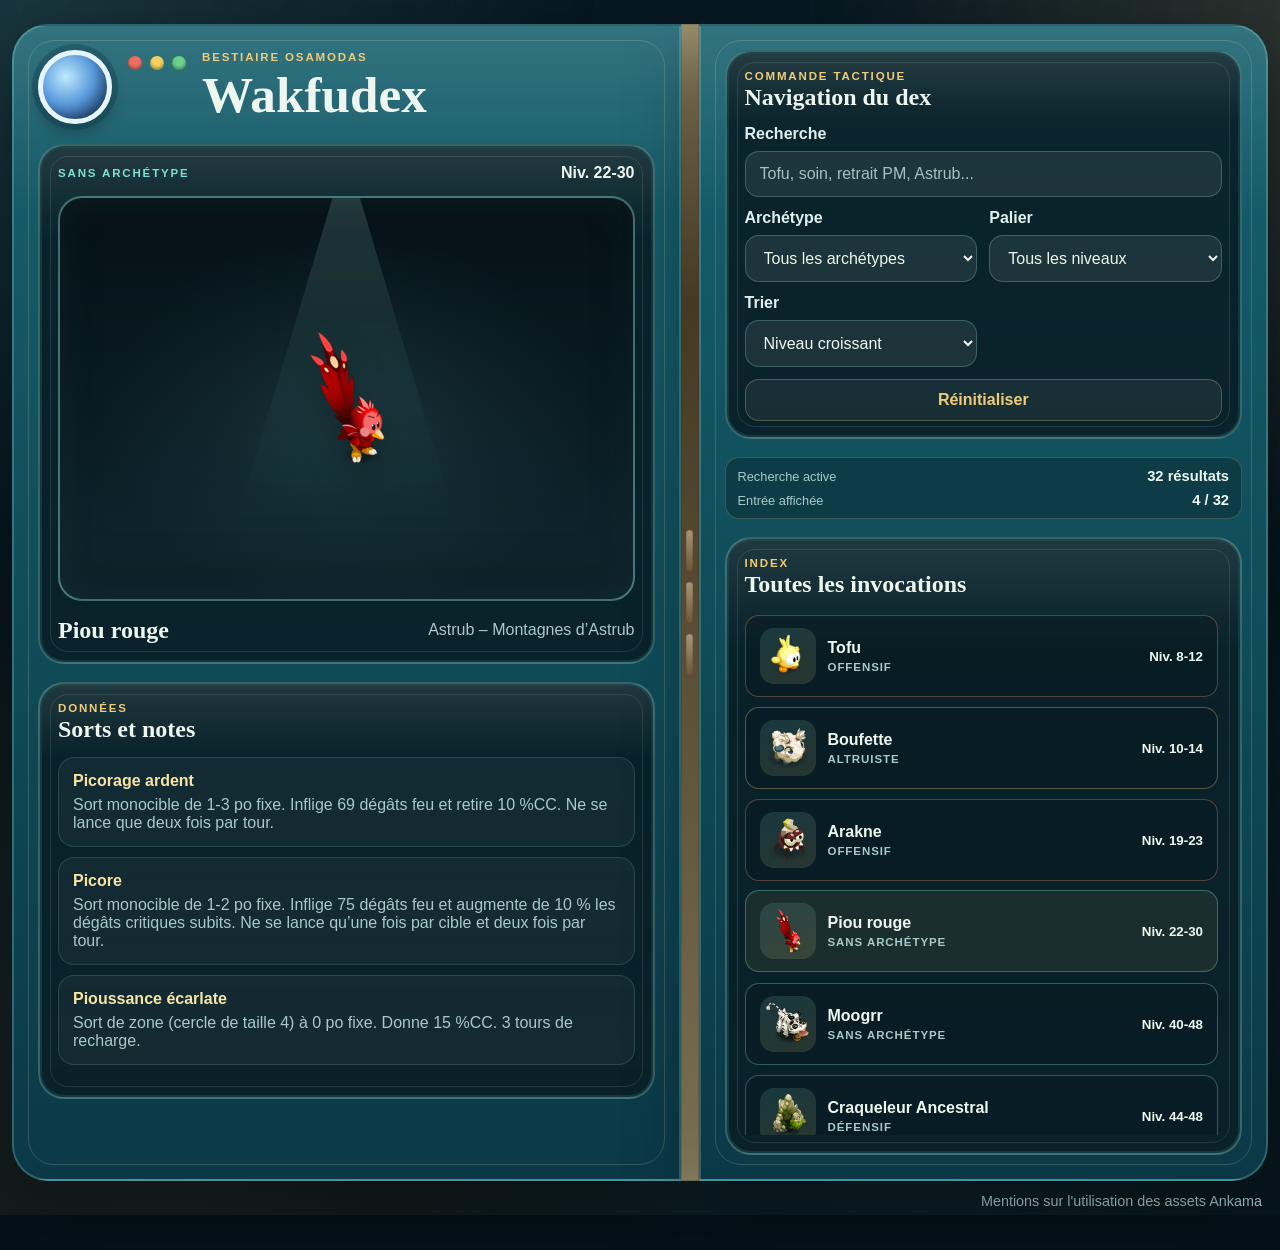
<file: index.html>
<!DOCTYPE html>
<html lang="fr">
<head>
  <meta charset="UTF-8">
  <meta name="viewport" content="width=device-width, initial-scale=1.0">
  <title>Wakfudex - Bestiaire Osamodas Wakfu (Invocations, sorts, archétypes)</title>
  <meta name="description" content="Wakfudex est un bestiaire Osamodas pour Wakfu: invocations capturables, sorts, archétypes, niveaux et filtres de recherche. Projet fan non commercial.">
  <meta name="robots" content="index, follow, max-image-preview:large">
  <meta name="theme-color" content="#0b3846">
  <link rel="canonical" href="https://wakfudex.netlify.app/">

  <meta property="og:type" content="website">
  <meta property="og:locale" content="fr_FR">
  <meta property="og:site_name" content="Wakfudex">
  <meta property="og:title" content="Wakfudex - Bestiaire Osamodas Wakfu">
  <meta property="og:description" content="Invocations Osamodas, sorts, archétypes et niveaux dans une interface dédiée Wakfu.">
  <meta property="og:url" content="https://wakfudex.netlify.app/">

  <meta name="twitter:card" content="summary">
  <meta name="twitter:title" content="Wakfudex - Bestiaire Osamodas Wakfu">
  <meta name="twitter:description" content="Invocations, sorts, archétypes et niveaux Osamodas dans Wakfu.">
  <link rel="icon" type="image/png" href="./assets/icons/w_favicon.png">
  <link rel="stylesheet" href="./styles.css">
  <script type="application/ld+json">
    {
      "@context": "https://schema.org",
      "@type": "CollectionPage",
      "name": "Wakfudex - Bestiaire Osamodas Wakfu",
      "description": "Bestiaire des invocations Osamodas: sorts, niveaux et archétypes.",
      "inLanguage": "fr",
      "url": "https://wakfudex.netlify.app/",
      "isPartOf": {
        "@type": "WebSite",
        "name": "Wakfudex",
        "url": "https://wakfudex.netlify.app/"
      }
    }
  </script>
</head>
<body>
  <main class="page-shell">
    <section class="dex-shell">
      <div class="dex-panel dex-panel--left">
        <div class="dex-topbar">
          <div class="dex-orb"></div>
          <div class="dex-lights">
            <span></span>
            <span></span>
            <span></span>
          </div>
          <div class="dex-brand">
            <p>Bestiaire Osamodas</p>
            <h1>Wakfudex</h1>
          </div>
        </div>

        <section class="screen screen--main">
          <div class="screen__header">
            <p id="selected-archetype"></p>
            <strong id="selected-level"></strong>
          </div>
          <div class="screen__portrait-frame">
            <img id="selected-portrait" alt="">
            <div id="selected-portrait-fallback"></div>
          </div>
          <div class="screen__footer">
            <h2 id="selected-name"></h2>
            <p id="selected-location"></p>
          </div>
        </section>

        <section class="screen screen--details">
          <div class="screen__minihead">
            <p>Donn&eacute;es</p>
            <h2>Sorts et notes</h2>
          </div>
          <ul class="spells" id="selected-spells"></ul>
          <div class="notes" id="selected-notes"></div>
        </section>
      </div>

      <div class="dex-hinge">
        <span></span>
        <span></span>
        <span></span>
      </div>

      <div class="dex-panel dex-panel--right">
        <section class="screen screen--controls">
          <div class="screen__minihead">
            <p>Commande tactique</p>
            <h2>Navigation du dex</h2>
          </div>

          <div class="controls-grid">
            <label class="field field--wide">
              <span>Recherche</span>
              <input id="search-input" type="search" placeholder="Tofu, soin, retrait PM, Astrub...">
            </label>

            <label class="field">
              <span>Arch&eacute;type</span>
              <select id="archetype-filter"></select>
            </label>

            <label class="field">
              <span>Palier</span>
              <select id="level-filter">
                <option value="all">Tous les niveaux</option>
                <option value="1-50">1 - 50</option>
                <option value="51-100">51 - 100</option>
                <option value="101-150">101 - 150</option>
                <option value="151-200">151 - 200</option>
                <option value="201+">201+</option>
              </select>
            </label>

            <label class="field">
              <span>Trier</span>
              <select id="sort-filter">
                <option value="level-asc">Niveau croissant</option>
                <option value="level-desc">Niveau d&eacute;croissant</option>
                <option value="name-asc">Nom A-Z</option>
              </select>
            </label>

            <button class="control-reset" id="reset-filters" type="button">R&eacute;initialiser</button>
          </div>
        </section>

        <section class="data-panel">
          <div class="data-panel__row">
            <span>Recherche active</span>
            <strong id="results-count"></strong>
          </div>
          <div class="data-panel__row">
            <span>Entr&eacute;e affich&eacute;e</span>
            <strong id="selected-index"></strong>
          </div>
        </section>

        <section class="screen screen--list">
          <div class="screen__minihead">
            <p>Index</p>
            <h2 id="results-title">Toutes les invocations</h2>
          </div>
          <div class="entry-list" id="entry-list"></div>
        </section>

      </div>
    </section>

    <footer class="dex-footer">
      <a class="dex-footer__link" href="./mentions.html">Mentions sur l'utilisation des assets Ankama</a>
    </footer>
  </main>

  <template id="entry-template">
    <button class="entry-button" type="button">
      <span class="entry-button__thumb">
        <img class="entry-button__portrait" alt="">
        <span class="entry-button__fallback"></span>
      </span>
      <span class="entry-button__body">
        <strong class="entry-button__name"></strong>
        <span class="entry-button__meta"></span>
      </span>
      <span class="entry-button__level"></span>
    </button>
  </template>

  <script src="./data.js"></script>
  <script src="./app.js"></script>
</body>
</html>
</file>
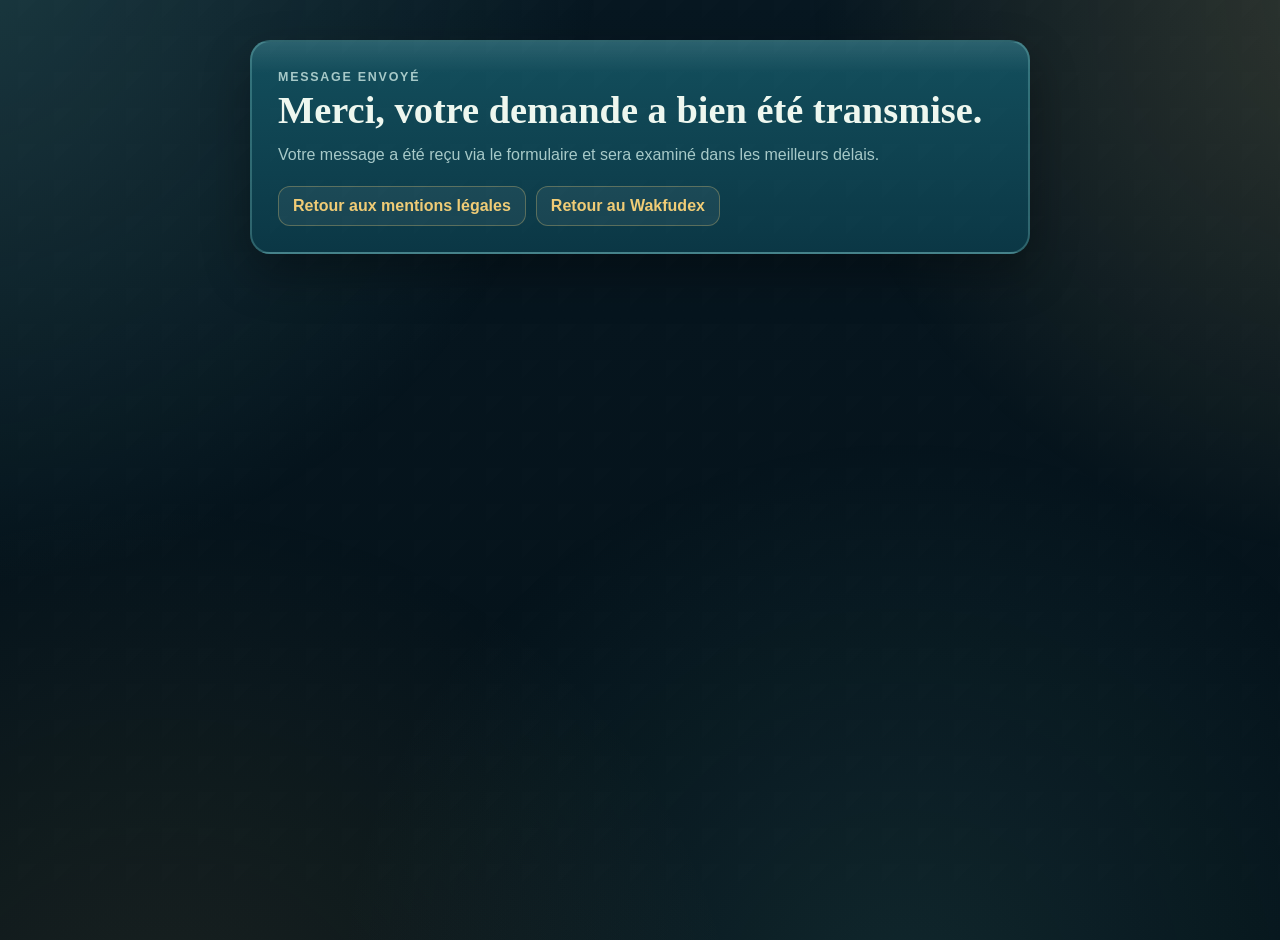
<file: merci/index.html>
<!DOCTYPE html>
<html lang="fr">
<head>
  <meta charset="UTF-8">
  <meta name="viewport" content="width=device-width, initial-scale=1.0">
  <title>Merci - Wakfudex</title>
  <meta name="robots" content="noindex, follow">
  <link rel="icon" type="image/png" href="../assets/icons/w_favicon.png">
  <link rel="stylesheet" href="../styles.css">
  <style>
    .thanks-shell {
      width: min(780px, calc(100% - 24px));
      margin: 40px auto;
    }

    .thanks-card {
      border: 2px solid rgba(155, 236, 228, 0.24);
      border-radius: 20px;
      background:
        linear-gradient(180deg, rgba(255, 255, 255, 0.1), transparent 15%),
        linear-gradient(180deg, #134f5d, #0b3745);
      box-shadow: 0 20px 48px rgba(0, 0, 0, 0.32);
      padding: 26px;
    }

    .thanks-card p {
      margin: 0;
      color: var(--muted);
      line-height: 1.6;
    }

    .thanks-kicker {
      color: var(--gold);
      text-transform: uppercase;
      letter-spacing: 0.14em;
      font-size: 0.78rem;
      font-weight: 800;
      margin-bottom: 8px;
    }

    .thanks-card h1 {
      margin: 0 0 10px;
      font-family: "Palatino Linotype", "Book Antiqua", Georgia, serif;
      color: var(--text);
      font-size: clamp(1.8rem, 4vw, 2.4rem);
    }

    .thanks-actions {
      margin-top: 18px;
      display: flex;
      gap: 10px;
      flex-wrap: wrap;
    }

    .thanks-link {
      display: inline-flex;
      align-items: center;
      justify-content: center;
      padding: 10px 14px;
      border-radius: 12px;
      text-decoration: none;
      font-weight: 700;
      font-family: "Trebuchet MS", "Segoe UI", sans-serif;
      border: 1px solid rgba(240, 204, 118, 0.3);
      color: var(--gold);
      background: rgba(255, 255, 255, 0.06);
    }

    .thanks-link:hover {
      border-color: rgba(240, 204, 118, 0.46);
      background: rgba(240, 204, 118, 0.08);
    }
  </style>
</head>
<body>
  <main class="thanks-shell">
    <article class="thanks-card">
      <p class="thanks-kicker">Message envoyé</p>
      <h1>Merci, votre demande a bien été transmise.</h1>
      <p>Votre message a été reçu via le formulaire et sera examiné dans les meilleurs délais.</p>

      <div class="thanks-actions">
        <a class="thanks-link" href="../mentions.html">Retour aux mentions légales</a>
        <a class="thanks-link" href="../index.html">Retour au Wakfudex</a>
      </div>
    </article>
  </main>
</body>
</html>
</file>
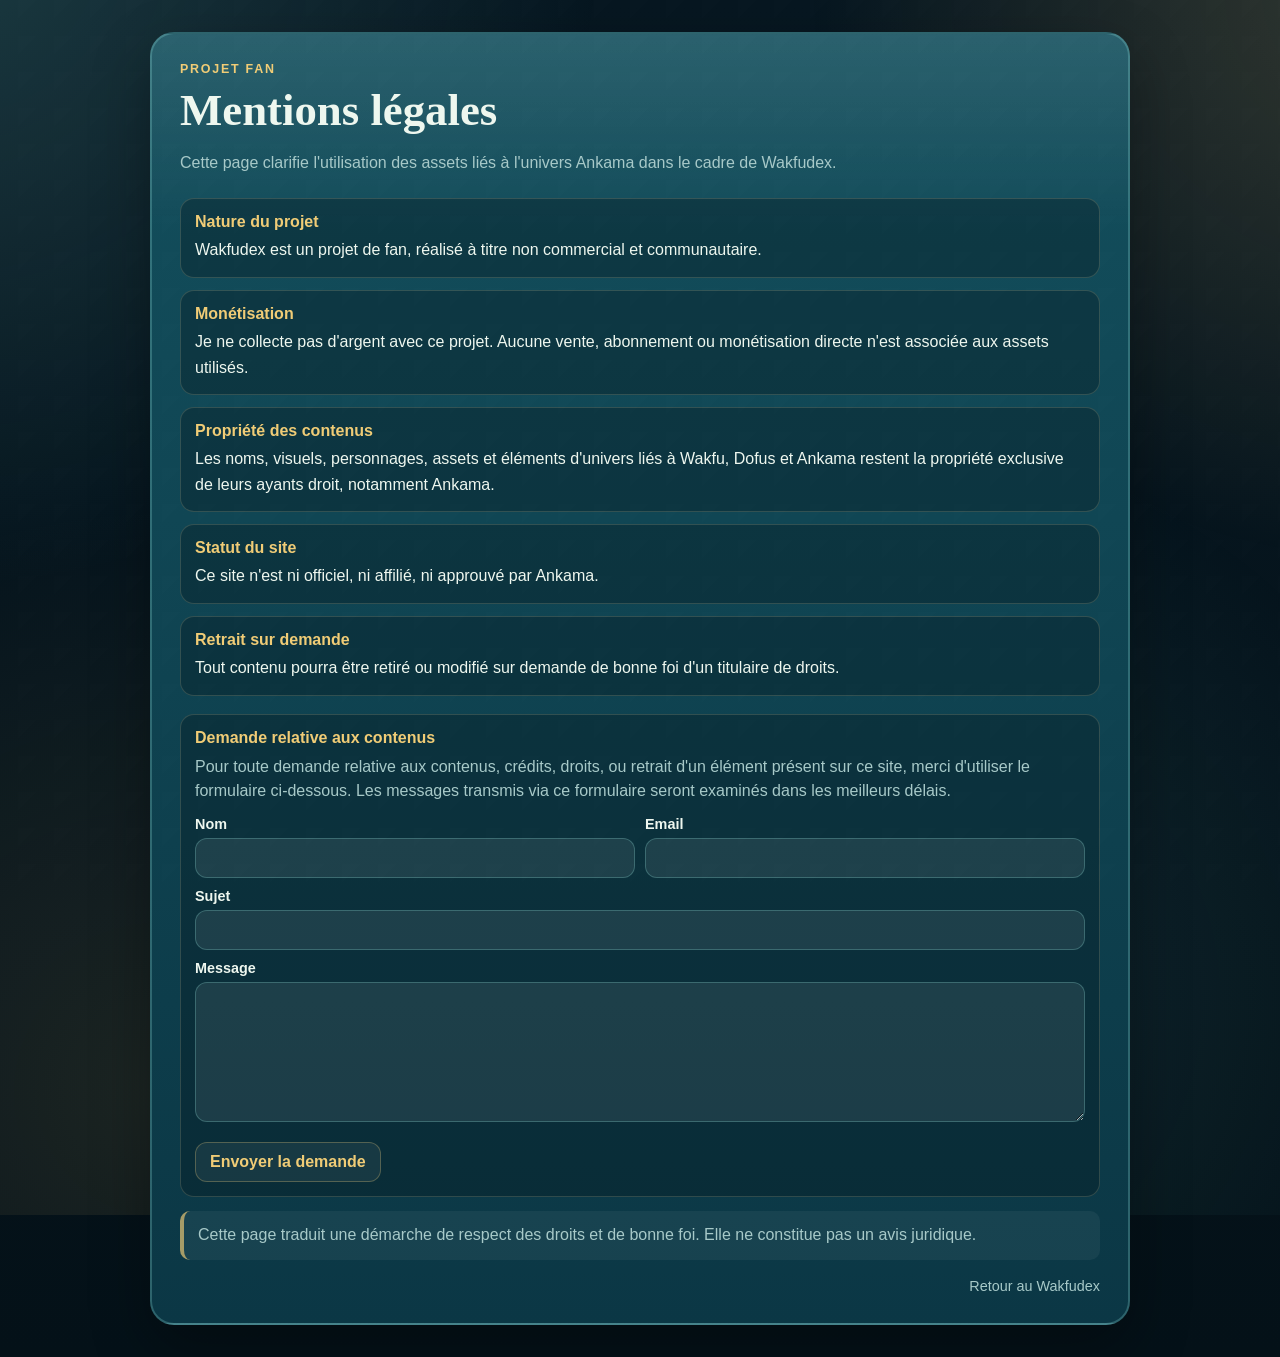
<file: mentions.html>
<!DOCTYPE html>
<html lang="fr">
<head>
  <meta charset="UTF-8">
  <meta name="viewport" content="width=device-width, initial-scale=1.0">
  <title>Mentions légales - Wakfudex</title>
  <meta name="description" content="Mentions légales et clarification d'usage des assets sur Wakfudex, projet fan non commercial lié à l'univers Ankama.">
  <meta name="robots" content="noindex, follow">
  <meta name="theme-color" content="#0b3846">
  <link rel="canonical" href="https://wakfudex.netlify.app/mentions.html">

  <meta property="og:type" content="article">
  <meta property="og:locale" content="fr_FR">
  <meta property="og:site_name" content="Wakfudex">
  <meta property="og:title" content="Mentions légales - Wakfudex">
  <meta property="og:description" content="Page de mentions légales du projet fan Wakfudex.">
  <meta property="og:url" content="https://wakfudex.netlify.app/mentions.html">

  <meta name="twitter:card" content="summary">
  <meta name="twitter:title" content="Mentions légales - Wakfudex">
  <meta name="twitter:description" content="Mentions légales du projet fan Wakfudex.">
  <link rel="icon" type="image/png" href="./assets/icons/w_favicon.png">
  <link rel="stylesheet" href="./styles.css">
  <script type="application/ld+json">
    {
      "@context": "https://schema.org",
      "@type": "WebPage",
      "name": "Mentions légales - Wakfudex",
      "inLanguage": "fr",
      "url": "https://wakfudex.netlify.app/mentions.html",
      "isPartOf": {
        "@type": "WebSite",
        "name": "Wakfudex",
        "url": "https://wakfudex.netlify.app/"
      }
    }
  </script>
  <style>
    .legal-shell {
      width: min(980px, calc(100% - 24px));
      margin: 32px auto;
    }

    .legal-card {
      border: 2px solid rgba(155, 236, 228, 0.24);
      border-radius: 24px;
      background:
        linear-gradient(180deg, rgba(255, 255, 255, 0.1), transparent 15%),
        linear-gradient(180deg, #134f5d, #0b3745);
      box-shadow: 0 24px 60px rgba(0, 0, 0, 0.32);
      padding: 28px;
    }

    .legal-head p {
      margin: 0;
      color: var(--gold);
      letter-spacing: 0.14em;
      text-transform: uppercase;
      font-size: 0.78rem;
      font-weight: 800;
    }

    .legal-head h1 {
      margin: 8px 0 0;
      font-family: "Palatino Linotype", "Book Antiqua", Georgia, serif;
      font-size: clamp(2rem, 4vw, 2.8rem);
      color: var(--text);
    }

    .legal-intro {
      margin: 14px 0 0;
      color: var(--muted);
      line-height: 1.65;
    }

    .legal-grid {
      display: grid;
      gap: 12px;
      margin-top: 22px;
    }

    .legal-item {
      border: 1px solid rgba(245, 227, 175, 0.16);
      border-radius: 14px;
      background: rgba(6, 22, 29, 0.34);
      padding: 14px;
    }

    .legal-item h2 {
      margin: 0 0 6px;
      font-size: 1rem;
      color: var(--gold);
      font-family: "Trebuchet MS", "Segoe UI", sans-serif;
    }

    .legal-item p {
      margin: 0;
      color: var(--text);
      line-height: 1.6;
    }

    .legal-note {
      margin-top: 14px;
      padding: 12px 14px;
      border-left: 4px solid rgba(240, 204, 118, 0.66);
      border-radius: 10px;
      background: rgba(255, 255, 255, 0.05);
      color: var(--muted);
      line-height: 1.55;
    }

    .legal-actions {
      display: flex;
      justify-content: flex-end;
      margin-top: 18px;
    }

    .legal-contact {
      margin-top: 18px;
      border: 1px solid rgba(245, 227, 175, 0.16);
      border-radius: 14px;
      background: rgba(6, 22, 29, 0.34);
      padding: 14px;
    }

    .legal-contact h2 {
      margin: 0 0 8px;
      font-size: 1rem;
      color: var(--gold);
      font-family: "Trebuchet MS", "Segoe UI", sans-serif;
    }

    .legal-contact p {
      margin: 0 0 12px;
      color: var(--muted);
      line-height: 1.55;
    }

    .legal-form {
      display: grid;
      gap: 10px;
    }

    .legal-form__row {
      display: grid;
      gap: 6px;
    }

    .legal-form__row--split {
      display: grid;
      gap: 10px;
      grid-template-columns: repeat(2, minmax(0, 1fr));
    }

    .legal-form label {
      color: var(--text);
      font-family: "Trebuchet MS", "Segoe UI", sans-serif;
      font-weight: 700;
      font-size: 0.9rem;
    }

    .legal-form input,
    .legal-form textarea {
      width: 100%;
      border: 1px solid rgba(141, 217, 210, 0.28);
      border-radius: 12px;
      background: rgba(255, 255, 255, 0.08);
      color: var(--text);
      font: inherit;
      padding: 10px 12px;
      outline: none;
    }

    .legal-form input:focus,
    .legal-form textarea:focus {
      border-color: rgba(113, 201, 198, 0.8);
      box-shadow: 0 0 0 3px rgba(113, 201, 198, 0.16);
    }

    .legal-form textarea {
      min-height: 140px;
      resize: vertical;
    }

    .legal-form__submit {
      justify-self: start;
      border: 1px solid rgba(240, 204, 118, 0.28);
      border-radius: 12px;
      color: var(--gold);
      background: rgba(255, 255, 255, 0.06);
      font: inherit;
      font-weight: 700;
      padding: 10px 14px;
      cursor: pointer;
    }

    .legal-form__submit:hover {
      border-color: rgba(240, 204, 118, 0.46);
      background: rgba(240, 204, 118, 0.08);
    }

    @media (max-width: 720px) {
      .legal-shell {
        width: min(100% - 16px, 100%);
        margin: 14px auto;
      }

      .legal-card {
        padding: 18px;
      }

      .legal-actions {
        justify-content: stretch;
      }

      .legal-actions .dex-footer__link {
        width: 100%;
        text-align: center;
      }

      .legal-form__row--split {
        grid-template-columns: 1fr;
      }
    }
  </style>
</head>
<body>
  <main class="legal-shell">
    <article class="legal-card">
      <header class="legal-head">
        <p>Projet fan</p>
        <h1>Mentions l&eacute;gales</h1>
      </header>

      <p class="legal-intro">
        Cette page clarifie l'utilisation des assets li&eacute;s &agrave; l'univers Ankama dans le cadre de Wakfudex.
      </p>

      <section class="legal-grid">
        <section class="legal-item">
          <h2>Nature du projet</h2>
          <p>Wakfudex est un projet de fan, r&eacute;alis&eacute; &agrave; titre non commercial et communautaire.</p>
        </section>

        <section class="legal-item">
          <h2>Mon&eacute;tisation</h2>
          <p>Je ne collecte pas d'argent avec ce projet. Aucune vente, abonnement ou mon&eacute;tisation directe n'est associ&eacute;e aux assets utilis&eacute;s.</p>
        </section>

        <section class="legal-item">
          <h2>Propri&eacute;t&eacute; des contenus</h2>
          <p>Les noms, visuels, personnages, assets et &eacute;l&eacute;ments d'univers li&eacute;s &agrave; Wakfu, Dofus et Ankama restent la propri&eacute;t&eacute; exclusive de leurs ayants droit, notamment Ankama.</p>
        </section>

        <section class="legal-item">
          <h2>Statut du site</h2>
          <p>Ce site n'est ni officiel, ni affili&eacute;, ni approuv&eacute; par Ankama.</p>
        </section>

        <section class="legal-item">
          <h2>Retrait sur demande</h2>
          <p>Tout contenu pourra &ecirc;tre retir&eacute; ou modifi&eacute; sur demande de bonne foi d'un titulaire de droits.</p>
        </section>
      </section>

      <section class="legal-contact" aria-labelledby="legal-contact-title">
        <h2 id="legal-contact-title">Demande relative aux contenus</h2>
        <p>
          Pour toute demande relative aux contenus, cr&eacute;dits, droits, ou retrait d'un &eacute;l&eacute;ment pr&eacute;sent sur ce site, merci d'utiliser le formulaire ci-dessous.
          Les messages transmis via ce formulaire seront examin&eacute;s dans les meilleurs d&eacute;lais.
        </p>

        <form class="legal-form" name="legal-contact" method="POST" action="/merci/" data-netlify="true" data-netlify-recaptcha="true" netlify-honeypot="bot-field">
          <input type="hidden" name="form-name" value="legal-contact">
          <p hidden>
            <label>Ne pas remplir ce champ : <input name="bot-field"></label>
          </p>

          <div class="legal-form__row--split">
            <div class="legal-form__row">
              <label for="contact-name">Nom</label>
              <input id="contact-name" name="name" type="text" required>
            </div>
            <div class="legal-form__row">
              <label for="contact-email">Email</label>
              <input id="contact-email" name="email" type="email" required>
            </div>
          </div>

          <div class="legal-form__row">
            <label for="contact-subject">Sujet</label>
            <input id="contact-subject" name="subject" type="text" required>
          </div>

          <div class="legal-form__row">
            <label for="contact-message">Message</label>
            <textarea id="contact-message" name="message" required></textarea>
          </div>

          <div class="legal-form__row">
            <div data-netlify-recaptcha="true"></div>
          </div>

          <button class="legal-form__submit" type="submit">Envoyer la demande</button>
        </form>
      </section>

      <p class="legal-note">
        Cette page traduit une d&eacute;marche de respect des droits et de bonne foi. Elle ne constitue pas un avis juridique.
      </p>

      <div class="legal-actions">
        <a class="dex-footer__link" href="./index.html">Retour au Wakfudex</a>
      </div>
    </article>
  </main>
</body>
</html>
</file>
<file: styles.css>
:root {
  --bg-top: #071721;
  --bg-bottom: #041118;
  --shell-main: #17606e;
  --shell-edge: #0b3846;
  --shell-highlight: #58b9b7;
  --shell-plate: #c9b686;
  --screen-bg: #10252e;
  --screen-glow: #71c9c6;
  --screen-border: #8dd9d2;
  --text: #eef7ef;
  --muted: #a7c9c8;
  --gold: #f0cc76;
  --gold-deep: #b88a2f;
  --danger: #ef9c72;
  --shadow: 0 28px 70px rgba(0, 0, 0, 0.38);
  --radius-xl: 36px;
  --radius-lg: 24px;
  --radius-md: 16px;
}

* {
  box-sizing: border-box;
}

html {
  scroll-behavior: smooth;
}

body {
  margin: 0;
  min-height: 100vh;
  position: relative;
  font-family: "Trebuchet MS", "Segoe UI", sans-serif;
  color: var(--text);
  background: linear-gradient(180deg, var(--bg-top), var(--bg-bottom));
}

body::before {
  content: "";
  position: fixed;
  inset: 0;
  pointer-events: none;
  opacity: 0.2;
  background:
    linear-gradient(135deg, rgba(255, 255, 255, 0.05) 25%, transparent 25%) -18px 0 / 36px 36px,
    linear-gradient(225deg, rgba(255, 255, 255, 0.025) 25%, transparent 25%) -18px 0 / 36px 36px;
  animation: pattern-drift 140s linear infinite;
}

body::after {
  content: "";
  position: fixed;
  inset: -35%;
  pointer-events: none;
  z-index: -1;
  background:
    radial-gradient(circle at 18% 16%, rgba(112, 201, 198, 0.2), transparent 30%),
    radial-gradient(circle at 84% 20%, rgba(240, 204, 118, 0.18), transparent 26%),
    radial-gradient(circle at 62% 86%, rgba(112, 201, 198, 0.12), transparent 30%),
    radial-gradient(circle at 28% 92%, rgba(240, 204, 118, 0.1), transparent 28%);
  animation: bg-drift 130s ease-in-out infinite alternate;
}

@keyframes bg-drift {
  0% {
    transform: translate3d(-4%, -3%, 0) scale(1.04);
  }

  50% {
    transform: translate3d(3%, 4%, 0) scale(1.08);
  }

  100% {
    transform: translate3d(-2%, 9%, 0) scale(1.06);
  }
}

@keyframes pattern-drift {
  from {
    transform: translate3d(0, 0, 0);
  }

  to {
    transform: translate3d(-12px, 10px, 0);
  }
}

.page-shell {
  width: min(1480px, calc(100% - 24px));
  margin: 0 auto;
  padding: 24px 0 40px;
}

.dex-footer {
  display: flex;
  justify-content: flex-end;
  margin-top: 12px;
  padding: 0 6px;
}

.dex-footer__link {
  color: var(--muted);
  text-decoration: none;
  font-size: 0.9rem;
  border-bottom: 1px solid transparent;
}

.dex-footer__link:hover {
  color: var(--gold);
  border-bottom-color: rgba(240, 204, 118, 0.5);
}

.dex-shell {
  display: grid;
  grid-template-columns: minmax(0, 1.08fr) 18px minmax(360px, 0.92fr);
  gap: 0;
  min-height: calc(100vh - 64px);
}

.dex-panel {
  position: relative;
  padding: 24px;
  background:
    linear-gradient(180deg, rgba(255, 255, 255, 0.12), transparent 16%),
    linear-gradient(180deg, var(--shell-main), #0f4a57 56%, var(--shell-edge));
  border: 2px solid rgba(155, 236, 228, 0.24);
  box-shadow: var(--shadow);
}

.dex-panel--left {
  border-radius: var(--radius-xl) 0 0 var(--radius-xl);
}

.dex-panel--right {
  border-radius: 0 var(--radius-xl) var(--radius-xl) 0;
}

.dex-panel::before {
  content: "";
  position: absolute;
  inset: 14px;
  border-radius: calc(var(--radius-xl) - 10px);
  border: 1px solid rgba(245, 227, 175, 0.18);
  pointer-events: none;
}

.dex-hinge {
  display: grid;
  align-content: center;
  justify-items: center;
  gap: 10px;
  background:
    linear-gradient(180deg, rgba(201, 182, 134, 0.8), rgba(108, 86, 52, 0.9) 24%, rgba(201, 182, 134, 0.82));
  box-shadow: inset 0 0 0 1px rgba(65, 43, 20, 0.18);
}

.dex-hinge span {
  width: 7px;
  height: 42px;
  border-radius: 999px;
  background: linear-gradient(180deg, rgba(240, 221, 178, 0.92), rgba(150, 117, 75, 0.92));
  box-shadow: inset 0 0 0 1px rgba(75, 54, 24, 0.18);
}

.dex-topbar {
  display: flex;
  align-items: center;
  gap: 16px;
  margin-bottom: 20px;
}

.dex-orb {
  width: 74px;
  height: 74px;
  border-radius: 50%;
  background:
    radial-gradient(circle at 36% 34%, #bfeaff, #5696d8 48%, #23476c 76%);
  border: 5px solid #e7f5ff;
  box-shadow:
    0 0 0 6px rgba(20, 59, 74, 0.38),
    0 10px 16px rgba(0, 0, 0, 0.22);
}

.dex-lights {
  display: flex;
  gap: 8px;
  align-self: start;
  padding-top: 6px;
}

.dex-lights span {
  width: 14px;
  height: 14px;
  border-radius: 50%;
  box-shadow: inset 0 -2px 3px rgba(0, 0, 0, 0.35);
}

.dex-lights span:nth-child(1) { background: #ef6e5d; }
.dex-lights span:nth-child(2) { background: #f2d15f; }
.dex-lights span:nth-child(3) { background: #6bd18b; }

.dex-brand p,
.screen__minihead p,
.screen__header p,
.entry-button__meta {
  margin: 0;
  text-transform: uppercase;
  letter-spacing: 0.16em;
  font-size: 0.72rem;
  font-weight: 800;
  color: var(--gold);
}

.dex-brand h1,
.screen__minihead h2,
#selected-name {
  margin: 2px 0 0;
  font-family: "Palatino Linotype", "Book Antiqua", Georgia, serif;
}

.dex-brand h1 {
  font-size: clamp(2.2rem, 4vw, 3.4rem);
}

.screen {
  position: relative;
  overflow: hidden;
  padding: 18px;
  border-radius: 26px;
  background:
    linear-gradient(180deg, rgba(255, 255, 255, 0.1), transparent 18%),
    linear-gradient(180deg, rgba(7, 28, 35, 0.88), rgba(10, 32, 40, 0.96));
  border: 2px solid rgba(135, 221, 214, 0.36);
  box-shadow: inset 0 0 0 2px rgba(29, 86, 96, 0.44);
}

.screen::before {
  content: "";
  position: absolute;
  inset: 10px;
  border-radius: 18px;
  border: 1px solid rgba(196, 239, 231, 0.12);
  pointer-events: none;
}

.screen--main {
  min-height: 520px;
  display: grid;
  grid-template-rows: auto 1fr auto;
  gap: 14px;
}

.screen__header,
.screen__footer,
.data-panel__row,
.entry-button {
  display: flex;
  align-items: center;
  justify-content: space-between;
  gap: 12px;
}

.screen__header strong,
.data-panel strong,
.entry-button__level {
  color: var(--text);
  font-weight: 800;
}

.screen__portrait-frame {
  position: relative;
  isolation: isolate;
  display: grid;
  place-items: center;
  min-height: 320px;
  border-radius: 24px;
  background: linear-gradient(180deg, rgba(5, 15, 19, 0.9), rgba(16, 39, 48, 0.94));
  border: 2px solid rgba(141, 217, 210, 0.46);
  overflow: hidden;
  box-shadow:
    inset 0 0 38px rgba(113, 201, 198, 0.08),
    inset 0 -24px 44px rgba(0, 0, 0, 0.22);
}

.screen__portrait-frame::before {
  content: "";
  position: absolute;
  left: 50%;
  top: -2px;
  width: 46%;
  height: 86%;
  transform: translateX(-50%);
  z-index: 0;
  pointer-events: none;
  background: linear-gradient(180deg, rgba(170, 238, 232, 0.24), rgba(113, 201, 198, 0.12) 38%, rgba(113, 201, 198, 0.05) 68%, transparent 100%);
  clip-path: polygon(45% 0, 55% 0, 94% 100%, 6% 100%);
  filter: blur(1.6px);
  opacity: 0.72;
}

.screen__portrait-frame::after {
  content: "";
  position: absolute;
  inset: 0;
  z-index: 1;
  pointer-events: none;
  background: radial-gradient(ellipse at 50% 56%, rgba(113, 201, 198, 0.17), rgba(113, 201, 198, 0.06) 34%, transparent 60%);
  opacity: 0.78;
}

.screen__portrait-frame img {
  position: relative;
  z-index: 3;
  max-width: 100%;
  max-height: 270px;
  object-fit: contain;
  filter: drop-shadow(0 16px 18px rgba(0, 0, 0, 0.32));
}

#selected-portrait-fallback {
  position: absolute;
  inset: 26px;
  z-index: 4;
  display: grid;
  place-items: center;
  border-radius: 22px;
  background: linear-gradient(160deg, rgba(113, 201, 198, 0.16), rgba(240, 204, 118, 0.14));
  color: rgba(255, 248, 224, 0.92);
  font-family: "Palatino Linotype", "Book Antiqua", Georgia, serif;
  font-size: 4rem;
  font-weight: 700;
}

.screen__portrait-frame.has-image #selected-portrait-fallback {
  display: none;
}

#selected-portrait:not([hidden]) + #selected-portrait-fallback {
  display: none;
}

#selected-location,
.results-count,
.notes p,
.spells p {
  margin: 0;
  color: var(--muted);
}

.stats-strip {
  display: grid;
  grid-template-columns: repeat(2, minmax(0, 1fr));
  gap: 8px;
  margin-top: 18px;
}

.stats-strip--right {
  margin-top: 0;
}

.stat-chip,
.data-panel,
.entry-button {
  border-radius: 14px;
  border: 1px solid rgba(245, 227, 175, 0.18);
  background: rgba(6, 22, 29, 0.34);
}

.stat-chip {
  padding: 9px 11px;
}

.stat-chip strong {
  display: block;
  font-size: 1rem;
}

.stat-chip span {
  color: var(--muted);
  font-size: 0.76rem;
}

.data-panel {
  display: grid;
  gap: 8px;
  margin-top: 0;
  padding: 10px 12px;
}

.screen--details {
  margin-top: 18px;
}

.data-panel__row span {
  color: var(--muted);
  font-size: 0.8rem;
}

.data-panel strong {
  font-size: 0.92rem;
}

.dex-panel--right {
  display: grid;
  grid-template-rows: auto auto;
  gap: 18px;
  align-content: start;
}

.screen--controls {
  padding-bottom: 16px;
}

.controls-grid {
  display: grid;
  grid-template-columns: repeat(2, minmax(0, 1fr));
  gap: 12px;
  margin-top: 14px;
}

.field {
  display: grid;
  gap: 8px;
}

.field--wide {
  grid-column: 1 / -1;
}

.field span {
  font-weight: 700;
  color: #dff0ef;
}

.field input,
.field select {
  width: 100%;
  padding: 13px 14px;
  border: 1px solid rgba(141, 217, 210, 0.28);
  border-radius: 14px;
  outline: none;
  color: var(--text);
  background: rgba(255, 255, 255, 0.08);
  font: inherit;
}

.field input::placeholder {
  color: #a2c1c0;
}

.field select {
  color-scheme: dark;
}

.field select option,
.field select optgroup {
  color: var(--text);
  background: #143346;
}

.field input:focus,
.field select:focus {
  border-color: rgba(113, 201, 198, 0.8);
  box-shadow: 0 0 0 4px rgba(113, 201, 198, 0.16);
}

.control-reset {
  grid-column: 1 / -1;
  padding: 11px 14px;
  border: 1px solid rgba(240, 204, 118, 0.28);
  border-radius: 14px;
  color: var(--gold);
  background: rgba(255, 255, 255, 0.06);
  font: inherit;
  font-weight: 700;
  cursor: pointer;
  transition: transform 140ms ease, border-color 140ms ease, background 140ms ease;
}

.control-reset:hover {
  transform: translateY(-1px);
  border-color: rgba(240, 204, 118, 0.46);
  background: rgba(240, 204, 118, 0.08);
}

.screen--list {
  min-height: 0;
  display: flex;
  flex-direction: column;
  max-height: 640px;
}

.entry-list {
  display: grid;
  gap: 10px;
  max-height: 520px;
  margin-top: 17px;
  overflow: auto;
  padding-right: 4px;
}

.entry-button {
  width: 100%;
  padding: 12px 14px;
  color: inherit;
  text-align: left;
  align-items: center;
  cursor: pointer;
  transition: transform 140ms ease, border-color 140ms ease, background 140ms ease;
}

.entry-button:hover,
.entry-button.is-active {
  transform: translateY(-1px);
  border-color: rgba(240, 204, 118, 0.38);
  background: rgba(240, 204, 118, 0.08);
}

.entry-button__level {
  min-width: 74px;
  text-align: right;
}

.entry-button__body {
  display: grid;
  gap: 4px;
  min-width: 0;
  flex: 1;
}

.entry-button__name {
  font-size: 1rem;
}

.entry-button__meta {
  letter-spacing: 0.08em;
  color: var(--muted);
}

.entry-button__thumb {
  position: relative;
  display: grid;
  place-items: center;
  width: 56px;
  height: 56px;
  flex: 0 0 56px;
  border-radius: 14px;
  background: linear-gradient(160deg, rgba(113, 201, 198, 0.16), rgba(240, 204, 118, 0.14));
  overflow: hidden;
}

.entry-button__portrait {
  max-width: 44px;
  max-height: 44px;
  object-fit: contain;
}

.entry-button__fallback {
  position: absolute;
  inset: 0;
  display: grid;
  place-items: center;
  font-family: "Palatino Linotype", "Book Antiqua", Georgia, serif;
  font-weight: 700;
  color: rgba(255, 248, 224, 0.92);
}

.entry-button__thumb.has-image .entry-button__fallback {
  display: none;
}

.spells,
.notes {
  display: grid;
  gap: 10px;
  margin: 14px 0 0;
  padding: 0;
  list-style: none;
}

.spells li,
.notes p {
  margin: 0;
  padding: 14px;
  border-radius: var(--radius-md);
  background: rgba(255, 255, 255, 0.045);
  border: 1px solid rgba(141, 217, 210, 0.16);
}

.spells strong {
  display: block;
  margin-bottom: 6px;
  color: #f8e5a6;
}

.notes p {
  border-left: 4px solid rgba(239, 156, 114, 0.84);
  color: #ffd7c7;
}

.empty-state {
  padding: 18px;
  border-radius: var(--radius-md);
  border: 1px dashed rgba(141, 217, 210, 0.2);
  color: var(--muted);
  background: rgba(255, 255, 255, 0.04);
}

.entry-list::-webkit-scrollbar {
  width: 10px;
}

.entry-list::-webkit-scrollbar-thumb {
  border-radius: 999px;
  background: rgba(240, 204, 118, 0.3);
}

@media (max-width: 1180px) {
  .dex-shell {
    grid-template-columns: 1fr;
    gap: 18px;
  }

  .dex-hinge {
    display: none;
  }

  .dex-panel--left,
  .dex-panel--right {
    border-radius: var(--radius-xl);
  }

  .dex-panel--right {
    grid-template-rows: auto auto auto;
  }
}

@media (max-width: 720px) {
  .page-shell {
    width: min(100% - 14px, 100%);
    padding-top: 14px;
  }

  .dex-panel {
    padding: 16px;
  }

  .dex-topbar {
    gap: 12px;
  }

  .dex-orb {
    width: 58px;
    height: 58px;
  }

  .controls-grid,
  .stats-strip {
    grid-template-columns: 1fr;
  }

  .screen--main {
    min-height: 420px;
  }

  .screen__portrait-frame {
    min-height: 240px;
  }

  .dex-footer {
    justify-content: center;
    text-align: center;
  }
}
</file>
